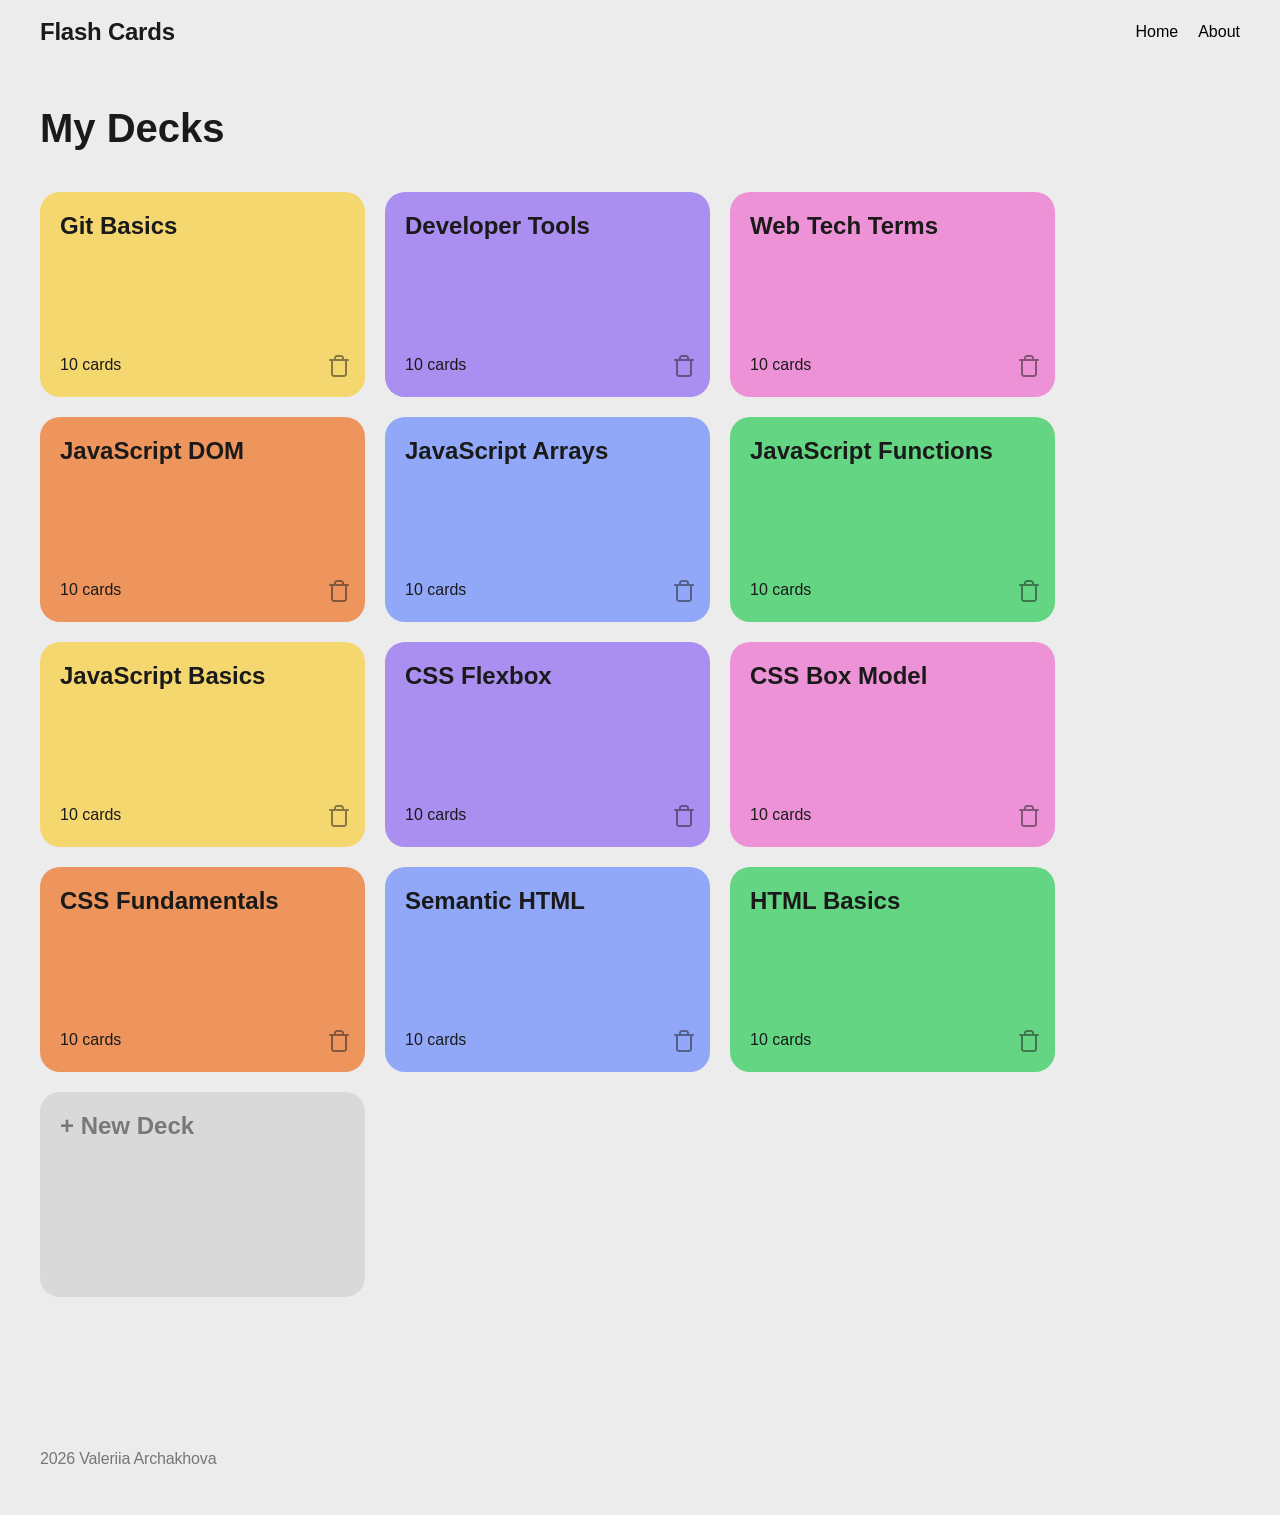
<file: index.html>
<!doctype html>
<html lang="en">
  <head>
    <meta charset="UTF-8" />
    <meta name="viewport" content="width=device-width, initial-scale=1.0" />
    <meta name="author" content="Valeriia Archakhova" />
    <meta
      name="keywords"
      content="study aids, flashcards, learning materials"
    />
    <meta
      name="description"
      content="This is a flashcards app project which people can use to study software engineering fundamentals "
    />
    <title>Flashcards app: learning materials</title>
    <link rel="icon" type="image/x-icon" href="favicon.ico" />
    <link rel="stylesheet" href="./assets/vendor/normalize.css" />
    <link rel="stylesheet" href="./assets/css/style.css" />
  </head>
  <body class="page">
    <header class="header">
      <h1 class="header__title">
        <a class="header__link" href="#home">Flash Cards</a>
      </h1>
      <nav class="nav">
        <ul class="nav__links">
          <li><a class="nav__link" href="#home">Home</a></li>
          <li><a class="nav__link" href="#about">About</a></li>
        </ul>
      </nav>
    </header>
    <main class="page__main-content page__main-content_location_carousel">
      <section id="home" class="decks">
        <h2 class="decks__title">My Decks</h2>
        <div class="wrapping-row">
          <ul class="decks__list wrapping-row__display-contents">
            <template id="deck-template">
              <li class="deck-card deck_color_green">
                <a class="deck__link" href="#"></a>
                <h3 class="deck__titles">Title</h3>
                <div class="deck__row">
                  <p class="deck__count">cards</p>
                  <button class="deck__delete-btn" type="button">
                    <img
                      class="deck-delete-icon"
                      src="./assets/images/delete.svg"
                      alt="delete deck"
                    />
                  </button>
                </div>
              </li>
            </template>
          </ul>
          <button class="decks__new-deck-btn">+ New Deck</button>
        </div>
      </section>

      <section id="not-found" class="not-found">
        <h2 class="not-found__status-code">404</h2>
        <p class="not-found__text">Not Found</p>
      </section>

      <section id="carousel" class="carousel">
        <h2 class="carousel__title">HTML Tags Deck &middot; 1/10</h2>
        <div class="carousel__row">
          <button
            type="button"
            aria-label="Go to previous card in deck"
            class="carousel__btn carousel__btn_type_left carousel__btn_disabled"
          ></button>
          <div class="carousel__card">
            <p class="carousel__card-text">&lt;body&gt;&lt;/body&gt;</p>
          </div>
          <button
            type="button"
            aria-label="Go to next card in deck"
            class="carousel__btn carousel__btn_type_right"
          ></button>
        </div>
        <button
          type="button"
          aria-label="Flip the card"
          class="carousel__btn carousel__btn_type_flip"
        ></button>
      </section>
    </main>
    <footer class="footer">
      <p class="footer__text">2026 Valeriia Archakhova</p>
    </footer>
    <script type="module" src="./assets/js/index.js"></script>
  </body>
</html>
</file>
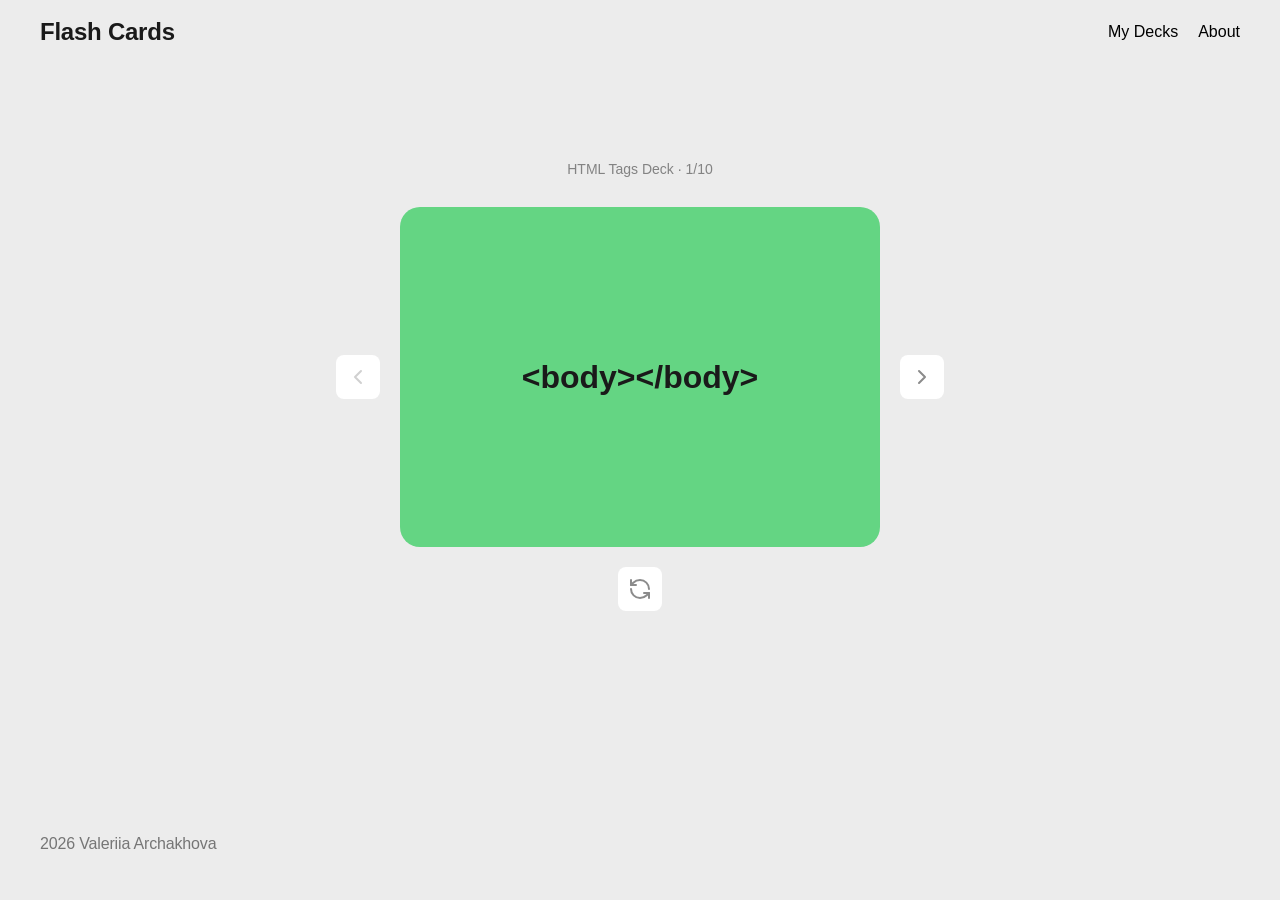
<file: carousel.html>
<!doctype html>
<html lang="en">
  <head>
    <meta charset="UTF-8" />
    <meta name="viewport" content="width=device-width, initial-scale=1.0" />
    <meta name="author" content="Valeriia Archakhova" />
    <meta
      name="keywords"
      content="study aids, flashcards, learning materials"
    />
    <meta
      name="description"
      content="This is a flashcards app project which people can use to study software engineering fundamentals "
    />
    <title>Flashcards app: learning materials</title>
    <link rel="icon" type="image/x-icon" href="favicon.ico" />
    <link rel="stylesheet" href="./assets/vendor/normalize.css" />
    <link rel="stylesheet" href="./assets/css/style.css" />
  </head>
  <body class="page">
    <header class="header">
      <h1 class="header__title">
        <a class="header__link" href="./index.html">Flash Cards</a>
      </h1>
      <nav class="nav">
        <ul class="nav__links">
          <li><a class="nav__link" href="">My Decks</a></li>
          <li><a class="nav__link" href="">About</a></li>
        </ul>
      </nav>
    </header>
    <main class="page__main-content page__main-content_location_carousel">
      <section id="carousel" class="carousel">
        <h2 class="carousel__title">HTML Tags Deck &middot; 1/10</h2>
        <div class="carousel__row">
          <button
            type="button"
            aria-label="Go to previous card in deck"
            class="carousel__btn carousel__btn_type_left carousel__btn_disabled"
          ></button>
          <div class="carousel__card">
            <p class="carousel__card-text">&lt;body&gt;&lt;/body&gt;</p>
          </div>
          <button
            type="button"
            aria-label="Go to next card in deck"
            class="carousel__btn carousel__btn_type_right"
          ></button>
        </div>
        <button
          type="button"
          aria-label="Flip the card"
          class="carousel__btn carousel__btn_type_flip"
        ></button>
      </section>
    </main>
    <footer class="footer">
      <p class="footer__text">2026 Valeriia Archakhova</p>
    </footer>
  </body>
</html>
</file>
<file: assets/css/style.css>
.page {
  background-color: #ececec;
  padding: 20px 40px 0 40px;
  max-width: 1440px;
  margin: 0 auto;
  padding-bottom: 32px;
  display: flex;
  flex-direction: column;
  min-height: 100vh;
  box-sizing: border-box;
}

body {
  font-family: Inter, Arial, Helvetica, sans-serif;
  color: #1a1a1a;
  line-height: 1;
}

.header__link {
  color: #1a1a1a;
  text-decoration: none;
}

.deck__titles {
  font-size: 24px;
  font-weight: 700;
  line-height: 1.2;
  margin: 0;
}

.header__link:hover {
  text-decoration: underline;
}

.header {
  display: flex;
  flex-direction: row;
  justify-content: space-between;
  align-items: center;
}

.header__title {
  font-weight: 900;
  font-size: 24px;
  letter-spacing: -0.24px;
  margin: 0;
}

.nav {
  margin: 0;
  padding: 0;
}

.nav__links {
  padding: 0;
  margin: 0;
  display: flex;
  column-gap: 20px;
  list-style-type: none;
  font-weight: 500;
  font-size: 16px;
}

.nav__link {
  text-decoration: none;
  color: black;
}

.nav__link:hover {
  text-decoration: underline;
}

.page__main-content {
  margin-top: 60px;
  flex-grow: 1;
  margin-bottom: 138px;
}

.deck__link {
  position: absolute;
  inset: 0;
  z-index: 1;
}

.decks__title {
  margin-top: 0;
  margin-bottom: 40px;
  font-size: 40px;
  font-weight: 700;
  line-height: 1.2;
}

.deck__row {
  display: flex;
  flex-direction: row;
  justify-content: space-between;
  align-items: center;
  font-weight: 400;
  font-size: 16px;
  line-height: 1.2;
}

.wrapping-row {
  display: flex;
  flex-wrap: wrap;
  align-items: flex-start;
  gap: 20px;
}

.decks__list {
  margin: 0;
  padding: 0;
  list-style-type: none;
}

.wrapping-row__display-contents {
  display: contents;
}

.decks__new-deck-btn {
  width: 325px;
  height: 205px;
  box-sizing: border-box;
  font-weight: 700;
  font-size: 24px;
  line-height: 1.2;
  color: #1a1a1a80;
  padding: 20px;
  display: flex;
  border-radius: 20px;
  background-color: #d9d9d9;
  border: none;
}

.deck__count {
  margin: 0;
  font-weight: 400;
  font-size: 16px;
  line-height: 1.2;
}

.deck-card {
  width: 325px;
  height: 205px;
  display: flex;
  flex-direction: column;
  justify-content: space-between;
  padding: 20px;
  border-radius: 20px;
  box-sizing: border-box;
  background-color: #64d583;
  position: relative;
}

.carousel__card {
  width: 440px;
  height: 300px;
  background-color: #64d583;
  display: flex;
  align-items: center;
  border-radius: 20px;
  padding: 20px;
  justify-content: center;
}

.deck-card_color_green {
  background-color: #64d583;
}

.carousel__card_color_green {
  background-color: #64d583;
}

.deck-card_color_blue {
  background-color: #91a8f9;
}

.carousel__card_color_blue {
  background-color: #91a8f9;
}

.deck-card_color_pink {
  background-color: #ee92d7;
}

.carousel__card_color_pink {
  background-color: #ee92d7;
}

.deck-card_color_purple {
  background-color: #aa8ef0;
}

.carousel__card_color_purple {
  background-color: #aa8ef0;
}

.deck-card_color_orange {
  background-color: #ee955e;
}

.carousel__card_color_orange {
  background-color: #ee955e;
}

.deck-card_color_yellow {
  background-color: #f5d770;
}

.carousel__card_color_yellow {
  background-color: #f5d770;
}

.carousel__card_color_white {
  background-color: #fff;
}

.deck__delete-btn {
  width: 24px;
  height: 24px;
  background-color: transparent;
  opacity: 50%;
  cursor: pointer;
  border-style: hidden;
  z-index: 2;
}

.deck__delete-btn:hover {
  opacity: 1;
}

.deck__delete-icon {
  width: 24px;
  height: 24px;
}

p.footer__text {
  font-weight: 400;
  font-size: 16px;
  letter-spacing: -0.16px;
  color: #00000080;
}

.decks__new-deck-btn:hover {
  cursor: pointer;
  background-color: #c5c5c5;
  text-decoration-color: #1a1a1a;
}

.carousel {
  display: flex;
  flex-direction: column;
  justify-content: center;
  align-items: center;
  gap: 20px;
}

.carousel__title {
  font-weight: 500;
  font-size: 14px;
  color: #1a1a1a80;
}

.carousel__row {
  display: flex;
  justify-content: center;
  gap: 20px;
  align-items: center;
}

.carousel__card-text {
  font-weight: 700;
  font-size: 32px;
}

.carousel__btn {
  background-color: #fff;
  width: 44px;
  height: 44px;
  border-radius: 8px;
  background-repeat: no-repeat;
  background-position: center;
  border: none;
}

.carousel__btn_disabled {
  cursor: default;
}

.carousel__btn:hover::before {
  cursor: pointer;
  opacity: 100%;
}

.carousel__btn_type_left::before {
  content: "";
  display: block;
  width: 100%;
  height: 100%;
  background-repeat: no-repeat;
  background-position: center;
  background-image: url(../images/left.svg);
  opacity: 50%;
}

.carousel__btn_type_flip::before {
  content: "";
  display: block;
  width: 100%;
  height: 100%;
  background-repeat: no-repeat;
  background-position: center;
  background-image: url(../images/flip.svg);
  opacity: 50%;
}

.carousel__btn_type_right::before {
  content: "";
  display: block;
  width: 100%;
  height: 100%;
  background-repeat: no-repeat;
  background-position: center;
  background-image: url(../images/right.svg);
  opacity: 50%;
}

.carousel__btn_disabled::before {
  opacity: 20%;
}

.carousel__btn_disabled:hover::before {
  pointer-events: none;
  opacity: 20%;
}

.page__main-content_location_carousel {
  margin-top: 106px;
}

.not-found {
  display: flex;
  flex-direction: column;
  justify-content: center;
  align-items: center;
  padding-top: 100px;
}
</file>
